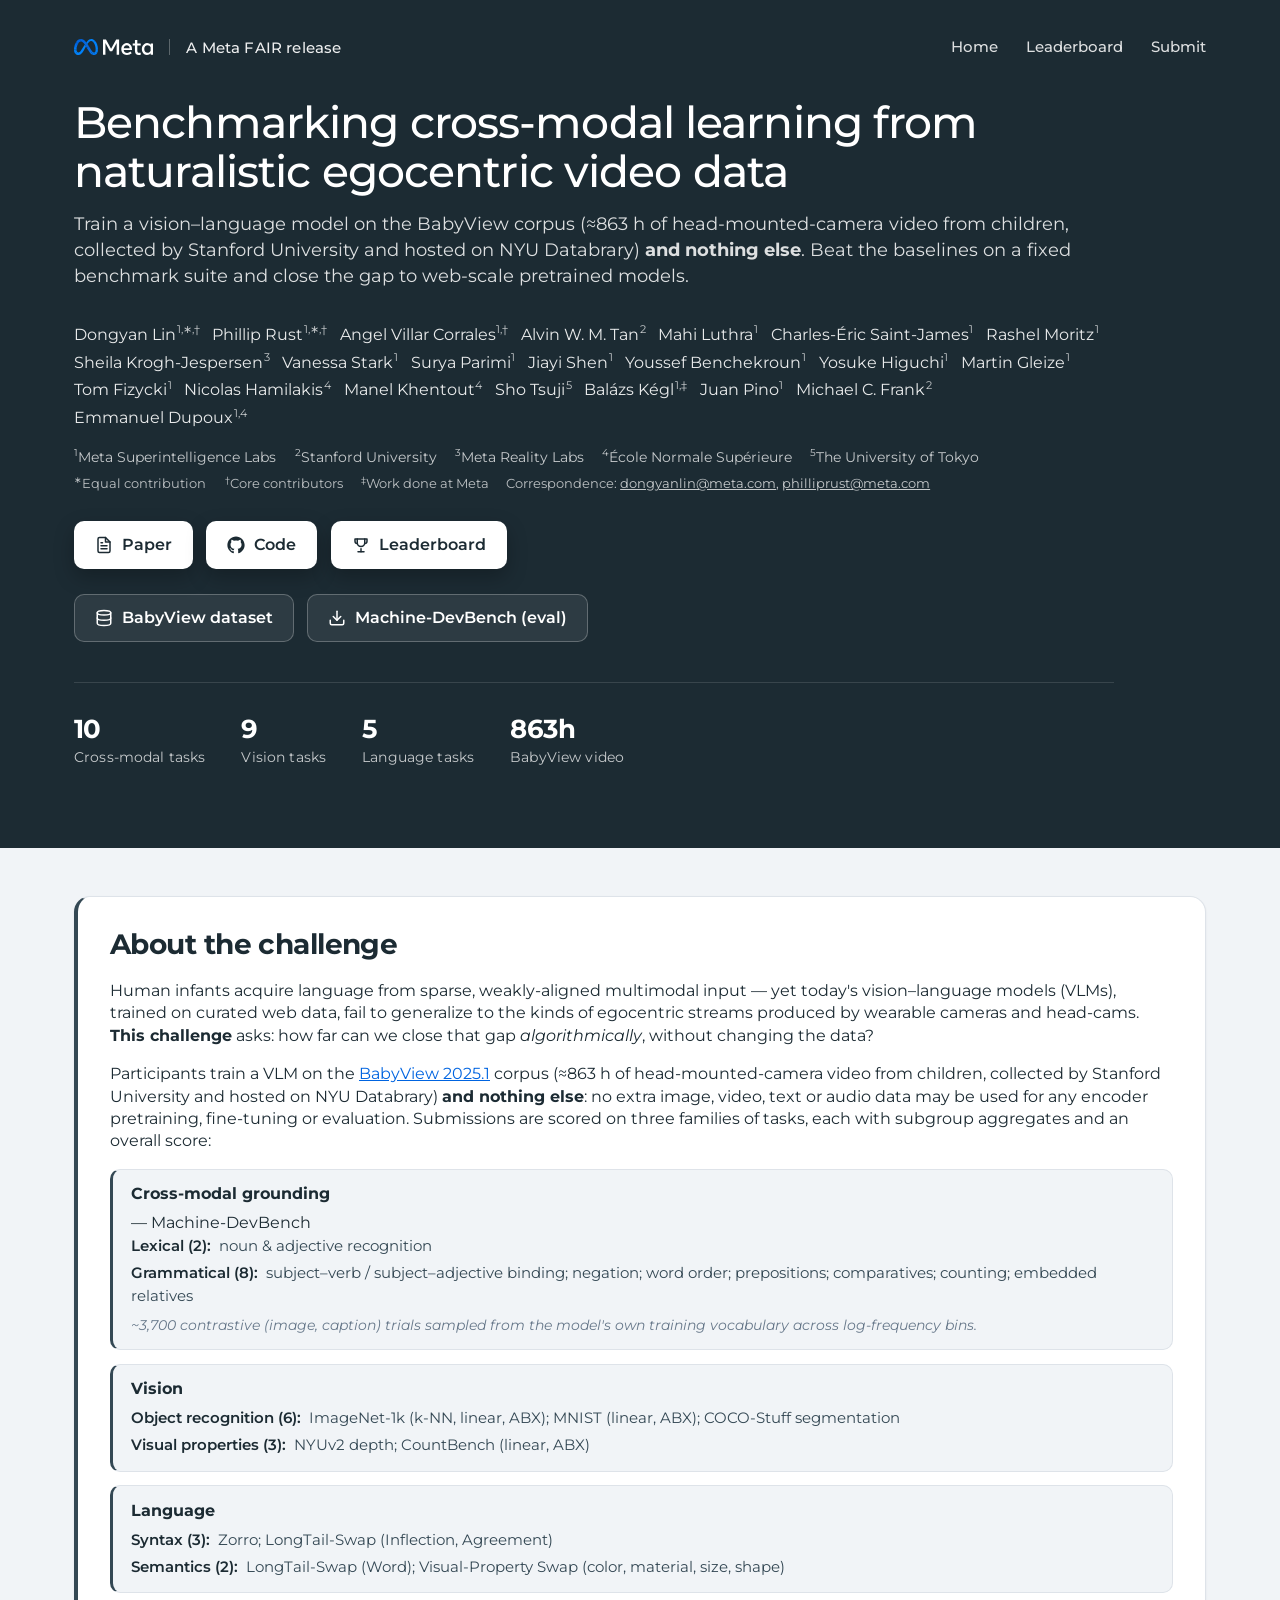
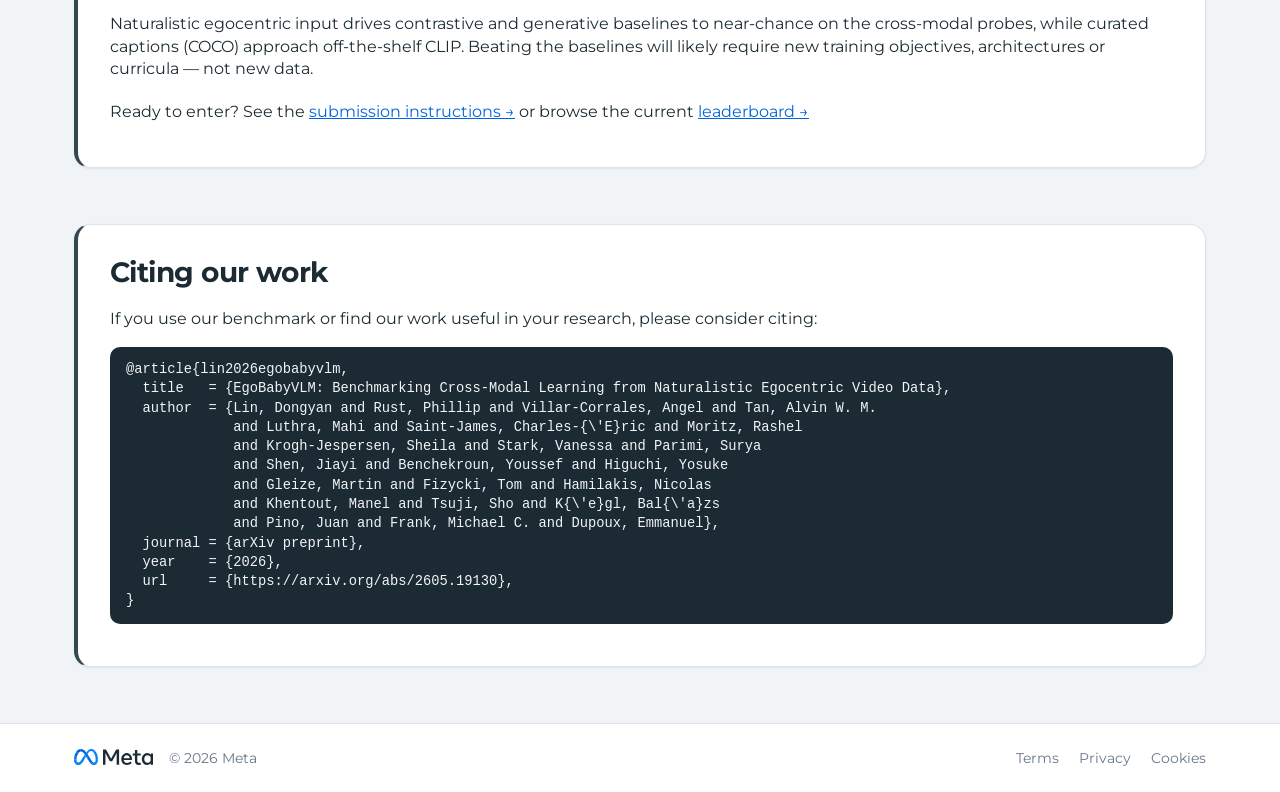
<file: docs/leaderboard/index.html>
<!DOCTYPE html>
<html lang="en">
<head>
  <meta charset="UTF-8" />
  <meta name="viewport" content="width=device-width, initial-scale=1.0" />
  <title>Benchmarking cross-modal learning from naturalistic egocentric video data</title>
  <link rel="preconnect" href="https://fonts.googleapis.com" />
  <link rel="preconnect" href="https://fonts.gstatic.com" crossorigin />
  <link rel="stylesheet" href="https://fonts.googleapis.com/css2?family=Montserrat:ital,wght@0,400..700;1,400..500&display=swap" />
  <link rel="stylesheet" href="style.css" />
</head>
<body>
  <header class="hero">
    <div class="hero-bg" aria-hidden="true"></div>
    <div class="container hero-inner">
      <nav class="topnav">
        <div class="hero-attribution">
          <img src="resources/meta_lockup_negative.svg" alt="Meta" class="hero-attribution-logo" />
          <span class="hero-attribution-divider" aria-hidden="true"></span>
          <span class="hero-attribution-text">A Meta FAIR release</span>
        </div>
        <div class="topnav-links">
          <a href="index.html">Home</a>
          <a href="leaderboard.html">Leaderboard</a>
          <a href="submit.html">Submit</a>
        </div>
      </nav>

      <div class="hero-content hero-content-wide">
        <h1>Benchmarking cross-modal learning from naturalistic egocentric video data</h1>
        <p class="tagline">
          Train a vision–language model on the BabyView corpus
          (≈863 h of head-mounted-camera video from children, collected
          by Stanford University and hosted on NYU Databrary)
          <strong>and nothing&nbsp;else</strong>. Beat the baselines on a
          fixed benchmark suite and close the gap to web-scale
          pretrained&nbsp;models.
        </p>

        <div class="authors">
          <span class="author">Dongyan Lin<sup>1,∗,†</sup></span>
          <span class="author">Phillip Rust<sup>1,∗,†</sup></span>
          <span class="author">Angel Villar Corrales<sup>1,†</sup></span>
          <span class="author">Alvin W. M. Tan<sup>2</sup></span>
          <span class="author">Mahi Luthra<sup>1</sup></span>
          <span class="author">Charles-Éric Saint-James<sup>1</sup></span>
          <span class="author">Rashel Moritz<sup>1</sup></span>
          <span class="author">Sheila Krogh-Jespersen<sup>3</sup></span>
          <span class="author">Vanessa Stark<sup>1</sup></span>
          <span class="author">Surya Parimi<sup>1</sup></span>
          <span class="author">Jiayi Shen<sup>1</sup></span>
          <span class="author">Youssef Benchekroun<sup>1</sup></span>
          <span class="author">Yosuke Higuchi<sup>1</sup></span>
          <span class="author">Martin Gleize<sup>1</sup></span>
          <span class="author">Tom Fizycki<sup>1</sup></span>
          <span class="author">Nicolas Hamilakis<sup>4</sup></span>
          <span class="author">Manel Khentout<sup>4</sup></span>
          <span class="author">Sho Tsuji<sup>5</sup></span>
          <span class="author">Balázs Kégl<sup>1,‡</sup></span>
          <span class="author">Juan Pino<sup>1</sup></span>
          <span class="author">Michael C. Frank<sup>2</sup></span>
          <span class="author">Emmanuel Dupoux<sup>1,4</sup></span>
        </div>

        <div class="affiliations">
          <span><sup>1</sup>Meta Superintelligence Labs</span>
          <span><sup>2</sup>Stanford University</span>
          <span><sup>3</sup>Meta Reality Labs</span>
          <span><sup>4</sup>École Normale Supérieure</span>
          <span><sup>5</sup>The University of Tokyo</span>
        </div>
        <div class="contrib-notes">
          <span><sup>∗</sup>Equal contribution</span>
          <span><sup>†</sup>Core contributors</span>
          <span><sup>‡</sup>Work done at Meta</span>
          <span>Correspondence: <a href="mailto:dongyanlin@meta.com">dongyanlin@meta.com</a>, <a href="mailto:philliprust@meta.com">philliprust@meta.com</a></span>
        </div>

        <div class="cta-stack">
          <div class="cta">
            <a class="btn btn-primary" href="https://arxiv.org/abs/2605.19130" target="_blank" rel="noopener noreferrer">
              <svg viewBox="0 0 24 24" fill="none" stroke="currentColor" stroke-width="2" stroke-linecap="round" stroke-linejoin="round" aria-hidden="true"><path d="M14 2H6a2 2 0 0 0-2 2v16a2 2 0 0 0 2 2h12a2 2 0 0 0 2-2V8z"/><polyline points="14 2 14 8 20 8"/><line x1="16" y1="13" x2="8" y2="13"/><line x1="16" y1="17" x2="8" y2="17"/><polyline points="10 9 9 9 8 9"/></svg>
              Paper
            </a>
            <a class="btn btn-github" href="https://github.com/facebookresearch/egobabyvlm" target="_blank" rel="noopener noreferrer">
              <svg viewBox="0 0 24 24" fill="currentColor" aria-hidden="true"><path d="M12 .5C5.73.5.5 5.73.5 12c0 5.08 3.29 9.39 7.86 10.91.58.11.79-.25.79-.56 0-.28-.01-1.02-.02-2-3.2.7-3.88-1.54-3.88-1.54-.52-1.33-1.28-1.69-1.28-1.69-1.05-.72.08-.7.08-.7 1.16.08 1.77 1.19 1.77 1.19 1.03 1.77 2.7 1.26 3.36.96.1-.75.4-1.26.73-1.55-2.55-.29-5.24-1.28-5.24-5.69 0-1.26.45-2.29 1.18-3.1-.12-.29-.51-1.46.11-3.05 0 0 .97-.31 3.18 1.18a11.04 11.04 0 0 1 5.79 0c2.21-1.49 3.18-1.18 3.18-1.18.62 1.59.23 2.76.11 3.05.74.81 1.18 1.84 1.18 3.1 0 4.42-2.69 5.4-5.25 5.68.41.36.78 1.07.78 2.16 0 1.56-.01 2.82-.01 3.2 0 .31.21.68.8.56C20.21 21.39 23.5 17.08 23.5 12 23.5 5.73 18.27.5 12 .5z"/></svg>
              Code
            </a>
            <a class="btn btn-leaderboard" href="leaderboard.html">
              <svg viewBox="0 0 24 24" fill="none" stroke="currentColor" stroke-width="2" stroke-linecap="round" stroke-linejoin="round" aria-hidden="true"><path d="M8 21h8"/><path d="M12 17v4"/><path d="M7 4h10v5a5 5 0 0 1-10 0V4z"/><path d="M17 4h3v3a3 3 0 0 1-3 3"/><path d="M7 4H4v3a3 3 0 0 0 3 3"/></svg>
              Leaderboard
            </a>
          </div>
          <div class="cta">
            <a class="btn btn-secondary" href="https://databrary.org/volume/1882" target="_blank" rel="noopener noreferrer">
              <svg viewBox="0 0 24 24" fill="none" stroke="currentColor" stroke-width="2" stroke-linecap="round" stroke-linejoin="round" aria-hidden="true"><ellipse cx="12" cy="5" rx="9" ry="3"/><path d="M3 5v14c0 1.66 4 3 9 3s9-1.34 9-3V5"/><path d="M3 12c0 1.66 4 3 9 3s9-1.34 9-3"/></svg>
              BabyView dataset
            </a>
            <a class="btn btn-secondary" href="https://github.com/facebookresearch/egobabyvlm/releases/download/Eval-Data/MachineDevBench.tar" download>
              <svg viewBox="0 0 24 24" fill="none" stroke="currentColor" stroke-width="2" stroke-linecap="round" stroke-linejoin="round" aria-hidden="true"><path d="M21 15v4a2 2 0 0 1-2 2H5a2 2 0 0 1-2-2v-4"/><polyline points="7 10 12 15 17 10"/><line x1="12" y1="15" x2="12" y2="3"/></svg>
              Machine-DevBench (eval)
            </a>
          </div>
        </div>

        <div class="hero-stats">
          <div class="stat"><span class="stat-value">10</span><span class="stat-label">Cross-modal tasks</span></div>
          <div class="stat"><span class="stat-value">9</span><span class="stat-label">Vision tasks</span></div>
          <div class="stat"><span class="stat-value">5</span><span class="stat-label">Language tasks</span></div>
          <div class="stat"><span class="stat-value">863h</span><span class="stat-label">BabyView video</span></div>
        </div>
      </div>
    </div>
  </header>

  <main class="container">
    <section id="about" class="card">
      <h2>About the challenge</h2>
      <p>
        Human infants acquire language from sparse, weakly-aligned multimodal
        input — yet today's vision–language models (VLMs), trained on
        curated web data, fail to generalize to the kinds of egocentric
        streams produced by wearable cameras and head-cams.
        <strong>This challenge</strong> asks: how far can we close that
        gap <em>algorithmically</em>, without changing the data?
      </p>
      <p>
        Participants train a VLM on the
        <a href="https://databrary.org/volume/1882">BabyView 2025.1</a>
        corpus (≈863 h of head-mounted-camera video from children,
        collected by Stanford University and hosted on NYU Databrary)
        <strong>and nothing else</strong>: no extra image, video, text
        or audio data may be used for any encoder pretraining,
        fine-tuning or evaluation. Submissions are scored on three
        families of tasks, each with subgroup aggregates and an overall
        score:
      </p>
      <ul class="eval-families">
        <li>
          <strong>Cross-modal grounding</strong> &mdash; Machine-DevBench
          <ul>
            <li><span class="grp">Lexical (2):</span> noun &amp; adjective recognition</li>
            <li><span class="grp">Grammatical (8):</span> subject&ndash;verb / subject&ndash;adjective binding; negation; word order; prepositions; comparatives; counting; embedded relatives</li>
          </ul>
          <p class="eval-note">~3,700 contrastive (image, caption) trials sampled from the model's own training vocabulary across log-frequency bins.</p>
        </li>
        <li>
          <strong>Vision</strong>
          <ul>
            <li><span class="grp">Object recognition (6):</span> ImageNet-1k (k-NN, linear, ABX); MNIST (linear, ABX); COCO-Stuff segmentation</li>
            <li><span class="grp">Visual properties (3):</span> NYUv2 depth; CountBench (linear, ABX)</li>
          </ul>
        </li>
        <li>
          <strong>Language</strong>
          <ul>
            <li><span class="grp">Syntax (3):</span> Zorro; LongTail-Swap (Inflection, Agreement)</li>
            <li><span class="grp">Semantics (2):</span> LongTail-Swap (Word); Visual-Property Swap (color, material, size, shape)</li>
          </ul>
        </li>
      </ul>
      <p>
        Naturalistic egocentric input drives contrastive and generative
        baselines to near-chance on the cross-modal probes, while curated
        captions (COCO) approach off-the-shelf CLIP. Beating the baselines
        will likely require new training objectives, architectures or
        curricula — not new data.
      </p>
      <p style="margin-top: 1.25rem;">
        Ready to enter? See the <a href="submit.html">submission instructions →</a>
        or browse the current <a href="leaderboard.html">leaderboard →</a>
      </p>
    </section>

    <section id="citing" class="card">
      <h2>Citing our work</h2>
      <p>
        If you use our benchmark or find our work useful in your research,
        please consider citing:
      </p>
<pre>@article{lin2026egobabyvlm,
  title   = {EgoBabyVLM: Benchmarking Cross-Modal Learning from Naturalistic Egocentric Video Data},
  author  = {Lin, Dongyan and Rust, Phillip and Villar-Corrales, Angel and Tan, Alvin W. M.
             and Luthra, Mahi and Saint-James, Charles-{\'E}ric and Moritz, Rashel
             and Krogh-Jespersen, Sheila and Stark, Vanessa and Parimi, Surya
             and Shen, Jiayi and Benchekroun, Youssef and Higuchi, Yosuke
             and Gleize, Martin and Fizycki, Tom and Hamilakis, Nicolas
             and Khentout, Manel and Tsuji, Sho and K{\'e}gl, Bal{\'a}zs
             and Pino, Juan and Frank, Michael C. and Dupoux, Emmanuel},
  journal = {arXiv preprint},
  year    = {2026},
  url     = {https://arxiv.org/abs/2605.19130},
}</pre>
    </section>
  </main>

  <footer>
    <div class="container footer-inner">
      <div class="footer-brand">
        <img src="resources/meta_lockup_positive.svg" alt="Meta" class="footer-logo" />
        <p class="footer-copyright">&copy; 2026 Meta</p>
      </div>
      <p class="footer-links">
        <a href="https://www.facebook.com/terms.php/" target="_blank" rel="noopener noreferrer">Terms</a>
        <a href="https://www.facebook.com/privacy/policy/" target="_blank" rel="noopener noreferrer">Privacy</a>
        <a href="https://www.facebook.com/privacy/policies/cookies/" target="_blank" rel="noopener noreferrer">Cookies</a>
      </p>
    </div>
  </footer>
</body>
</html>
</file>
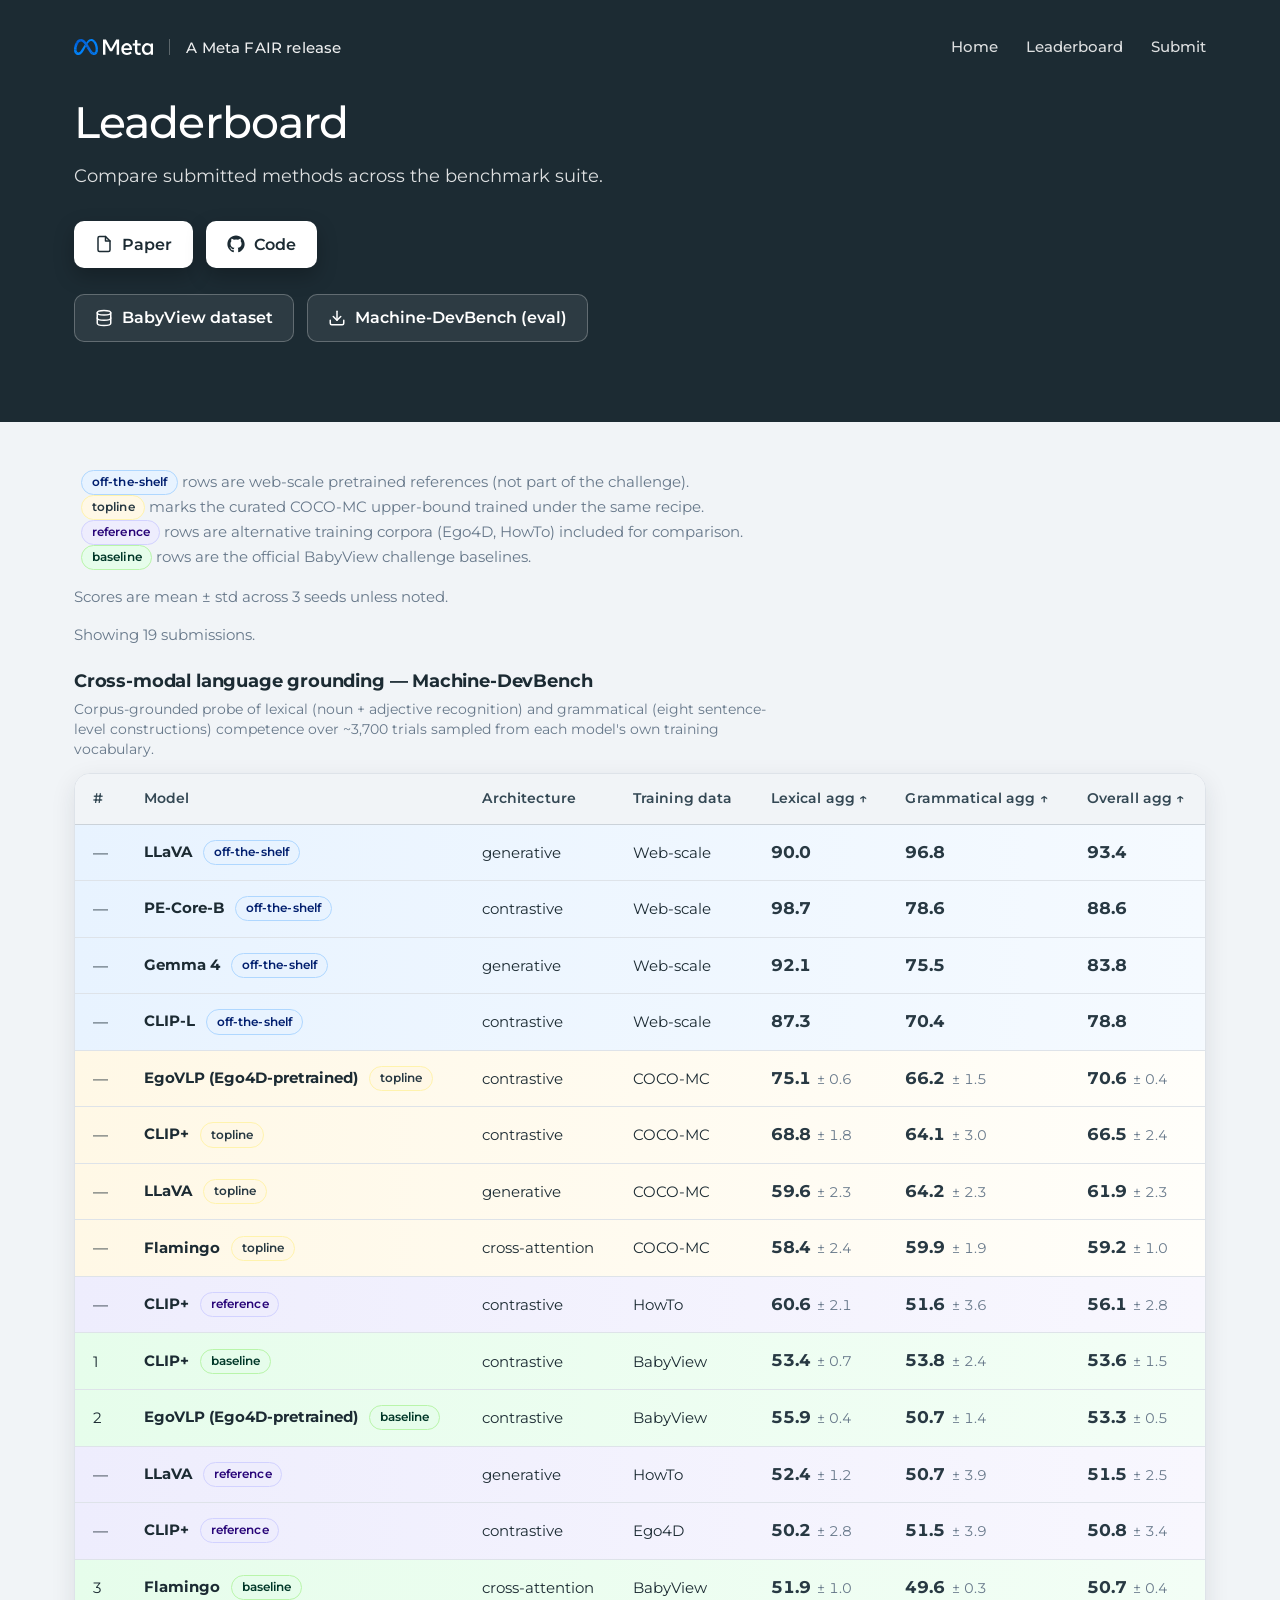
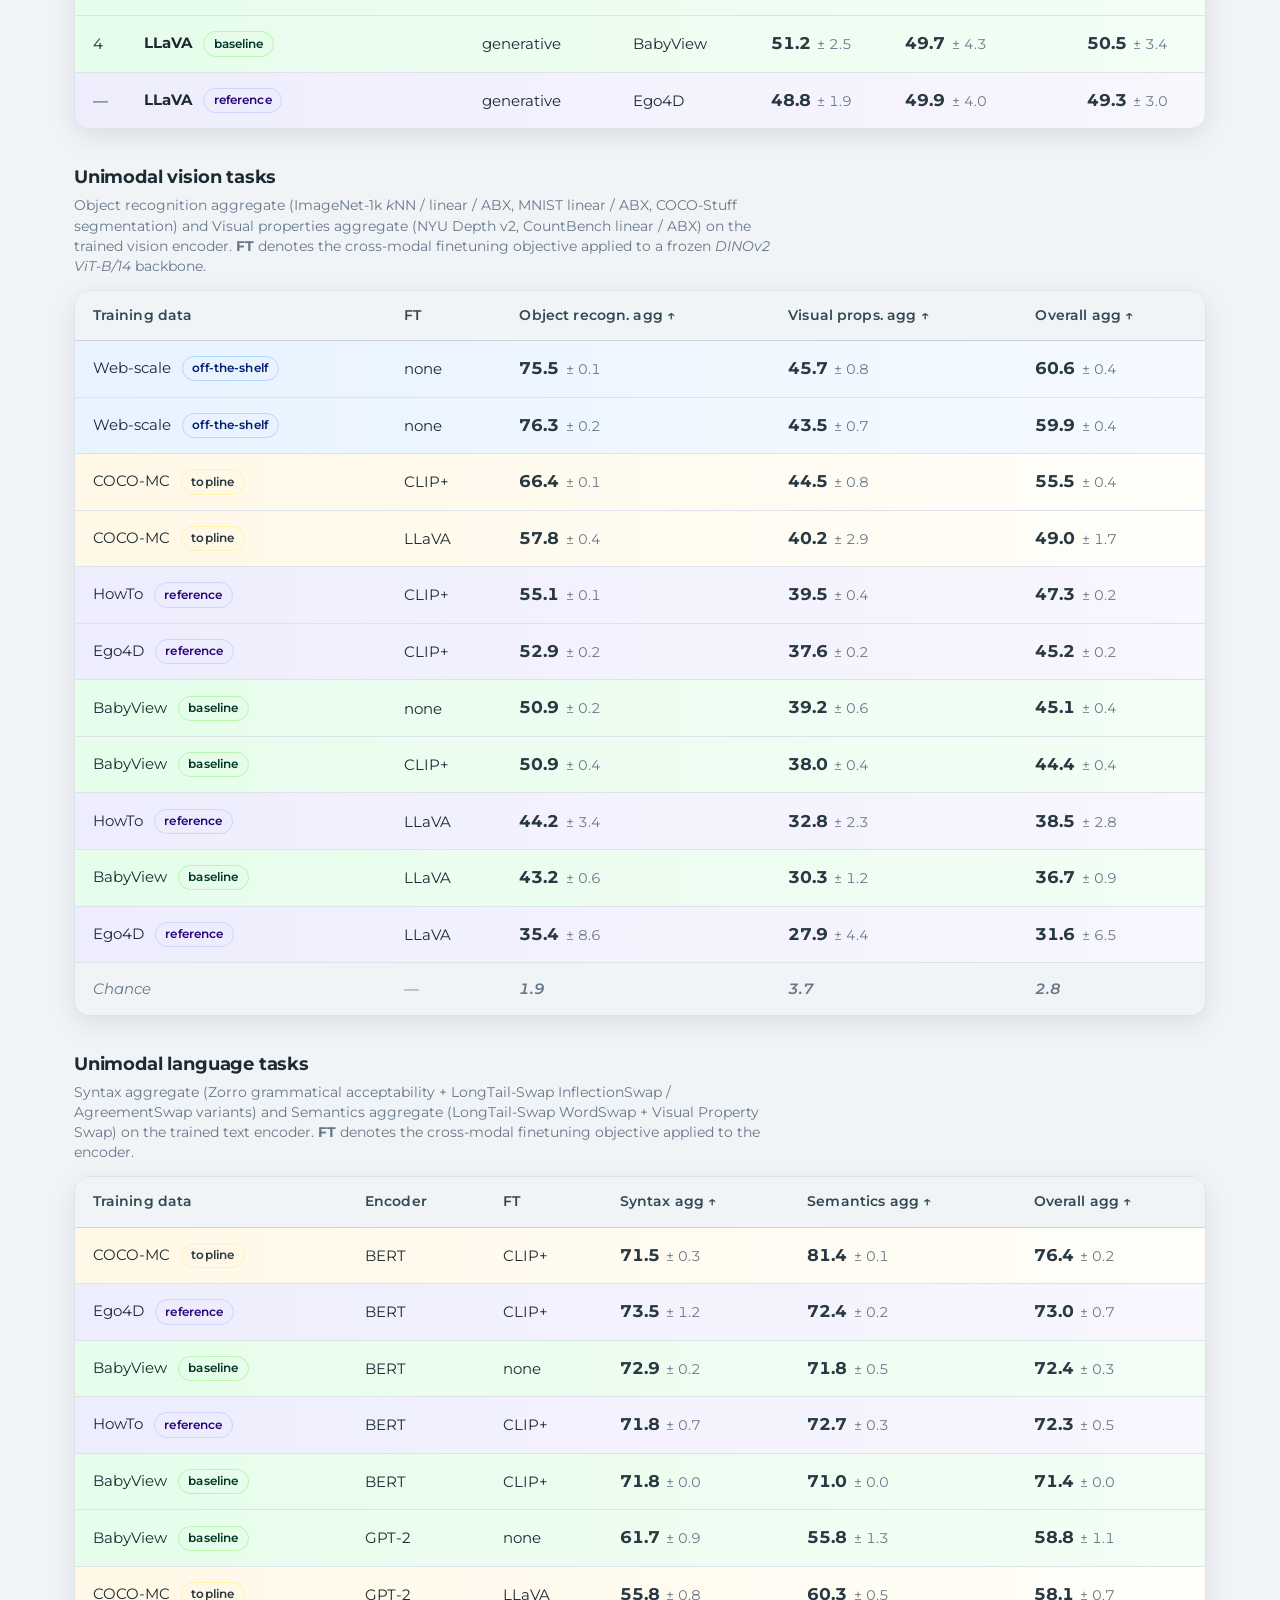
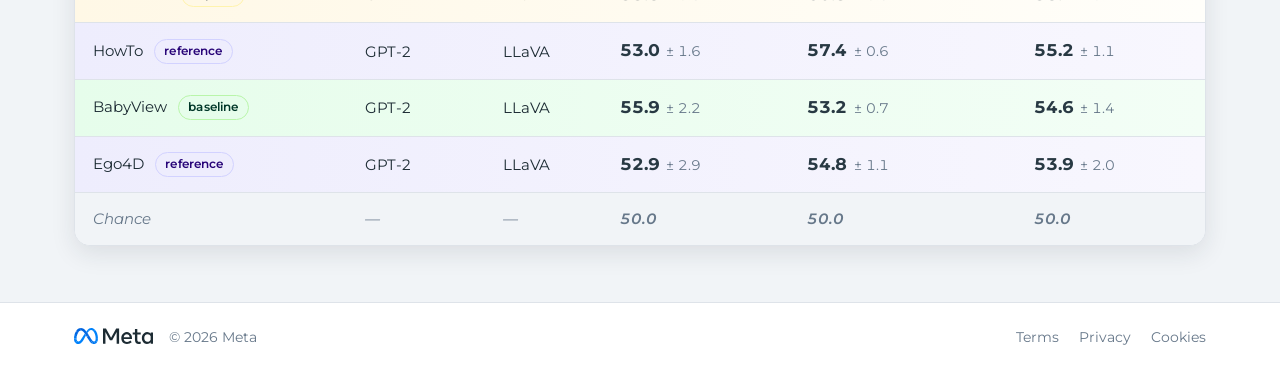
<file: docs/leaderboard/leaderboard.html>
<!DOCTYPE html>
<html lang="en">
<head>
  <meta charset="UTF-8" />
  <meta name="viewport" content="width=device-width, initial-scale=1.0" />
  <title>Leaderboard</title>
  <link rel="preconnect" href="https://fonts.googleapis.com" />
  <link rel="preconnect" href="https://fonts.gstatic.com" crossorigin />
  <link rel="stylesheet" href="https://fonts.googleapis.com/css2?family=Montserrat:ital,wght@0,400..700;1,400..500&display=swap" />
  <link rel="stylesheet" href="style.css" />
</head>
<body>
  <header class="hero">
    <div class="hero-bg" aria-hidden="true"></div>
    <div class="container hero-inner">
      <nav class="topnav">
        <div class="hero-attribution">
          <img src="resources/meta_lockup_negative.svg" alt="Meta" class="hero-attribution-logo" />
          <span class="hero-attribution-divider" aria-hidden="true"></span>
          <span class="hero-attribution-text">A Meta FAIR release</span>
        </div>
        <div class="topnav-links">
          <a href="index.html">Home</a>
          <a href="leaderboard.html">Leaderboard</a>
          <a href="submit.html">Submit</a>
        </div>
      </nav>

      <div class="hero-content">
        <h1>Leaderboard</h1>
        <p class="tagline">
          Compare submitted methods across the benchmark suite.
        </p>
        <div class="cta-stack">
          <div class="cta">
            <a class="btn btn-primary" href="https://arxiv.org/abs/2605.19130" target="_blank" rel="noopener noreferrer">
              <svg viewBox="0 0 24 24" fill="none" stroke="currentColor" stroke-width="2" stroke-linecap="round" stroke-linejoin="round" aria-hidden="true"><path d="M14 2H6a2 2 0 0 0-2 2v16a2 2 0 0 0 2 2h12a2 2 0 0 0 2-2V8z"/><polyline points="14 2 14 8 20 8"/></svg>
              Paper
            </a>
            <a class="btn btn-github" href="https://github.com/facebookresearch/egobabyvlm" target="_blank" rel="noopener noreferrer">
              <svg viewBox="0 0 24 24" fill="currentColor" aria-hidden="true"><path d="M12 .5C5.73.5.5 5.73.5 12c0 5.08 3.29 9.39 7.86 10.91.58.11.79-.25.79-.56 0-.28-.01-1.02-.02-2-3.2.7-3.88-1.54-3.88-1.54-.52-1.33-1.28-1.69-1.28-1.69-1.05-.72.08-.7.08-.7 1.16.08 1.77 1.19 1.77 1.19 1.03 1.77 2.7 1.26 3.36.96.1-.75.4-1.26.73-1.55-2.55-.29-5.24-1.28-5.24-5.69 0-1.26.45-2.29 1.18-3.1-.12-.29-.51-1.46.11-3.05 0 0 .97-.31 3.18 1.18a11.04 11.04 0 0 1 5.79 0c2.21-1.49 3.18-1.18 3.18-1.18.62 1.59.23 2.76.11 3.05.74.81 1.18 1.84 1.18 3.1 0 4.42-2.69 5.4-5.25 5.68.41.36.78 1.07.78 2.16 0 1.56-.01 2.82-.01 3.2 0 .31.21.68.8.56C20.21 21.39 23.5 17.08 23.5 12 23.5 5.73 18.27.5 12 .5z"/></svg>
              Code
            </a>
          </div>
          <div class="cta">
            <a class="btn btn-secondary" href="https://databrary.org/volume/1882" target="_blank" rel="noopener noreferrer">
              <svg viewBox="0 0 24 24" fill="none" stroke="currentColor" stroke-width="2" stroke-linecap="round" stroke-linejoin="round" aria-hidden="true"><ellipse cx="12" cy="5" rx="9" ry="3"/><path d="M3 5v14c0 1.66 4 3 9 3s9-1.34 9-3V5"/><path d="M3 12c0 1.66 4 3 9 3s9-1.34 9-3"/></svg>
              BabyView dataset
            </a>
            <a class="btn btn-secondary" href="https://github.com/facebookresearch/egobabyvlm/releases/download/Eval-Data/MachineDevBench.tar" download>
              <svg viewBox="0 0 24 24" fill="none" stroke="currentColor" stroke-width="2" stroke-linecap="round" stroke-linejoin="round" aria-hidden="true"><path d="M21 15v4a2 2 0 0 1-2 2H5a2 2 0 0 1-2-2v-4"/><polyline points="7 10 12 15 17 10"/><line x1="12" y1="15" x2="12" y2="3"/></svg>
              Machine-DevBench (eval)
            </a>
          </div>
        </div>
      </div>
    </div>
  </header>

  <main class="container">
    <section id="leaderboard">
      <div class="section-head">
        <p class="muted">
          <span class="pill pill-offshelf">off-the-shelf</span> rows are web-scale pretrained
          references (not part of the challenge).<br/>
          <span class="pill pill-topline">topline</span>
          marks the curated COCO-MC upper-bound trained under the same recipe.<br />
          <span class="pill pill-reference">reference</span> rows are alternative training corpora
          (Ego4D, HowTo) included for comparison.<br/>
          <span class="pill pill-baseline">baseline</span>
          rows are the official BabyView challenge baselines.
        </p>
        <p class="muted" style="margin-top: 0.5rem;">
          Scores are mean &plusmn; std across 3 seeds unless noted.
        </p>
        <p class="muted" id="lb-status" style="margin-top: 0.5rem;">Loading submissions…</p>
      </div>

      <h3 class="table-title">Cross-modal language grounding — Machine-DevBench</h3>
      <p class="muted table-subtitle">
        Corpus-grounded probe of lexical (noun + adjective recognition) and
        grammatical (eight sentence-level constructions) competence over
        ~3,700 trials sampled from each model's own training vocabulary.
      </p>
      <div class="table-wrap">
        <table class="leaderboard">
          <thead>
            <tr>
              <th>#</th>
              <th>Model</th>
              <th>Architecture</th>
              <th>Training data</th>
              <th>Lexical agg ↑</th>
              <th>Grammatical agg ↑</th>
              <th>Overall agg ↑</th>
            </tr>
          </thead>
          <tbody id="lb-multimodal"></tbody>
        </table>
      </div>

      <h3 class="table-title">Unimodal vision tasks</h3>
      <p class="muted table-subtitle">
        Object recognition aggregate (ImageNet-1k <em>k</em>NN / linear / ABX,
        MNIST linear / ABX, COCO-Stuff segmentation) and Visual properties
        aggregate (NYU Depth v2, CountBench linear / ABX) on the trained vision
        encoder.
        <strong>FT</strong> denotes the cross-modal finetuning objective
        applied to a frozen <em>DINOv2 ViT-B/14</em> backbone.
      </p>
      <div class="table-wrap">
        <table class="leaderboard">
          <thead>
            <tr>
              <th>Training data</th>
              <th>FT</th>
              <th>Object recogn. agg ↑</th>
              <th>Visual props. agg ↑</th>
              <th>Overall agg ↑</th>
            </tr>
          </thead>
          <tbody id="lb-vision">
            <tr class="chance">
              <td>Chance</td>
              <td>—</td>
              <td><span class="score">1.9</span></td>
              <td><span class="score">3.7</span></td>
              <td><span class="score">2.8</span></td>
            </tr>
          </tbody>
        </table>
      </div>

      <h3 class="table-title">Unimodal language tasks</h3>
      <p class="muted table-subtitle">
        Syntax aggregate (Zorro grammatical acceptability + LongTail-Swap
        InflectionSwap / AgreementSwap variants) and Semantics aggregate
        (LongTail-Swap WordSwap + Visual Property Swap) on the trained text
        encoder. <strong>FT</strong> denotes the cross-modal finetuning
        objective applied to the encoder.
      </p>
      <div class="table-wrap">
        <table class="leaderboard">
          <thead>
            <tr>
              <th>Training data</th>
              <th>Encoder</th>
              <th>FT</th>
              <th>Syntax agg ↑</th>
              <th>Semantics agg ↑</th>
              <th>Overall agg ↑</th>
            </tr>
          </thead>
          <tbody id="lb-language">
            <tr class="chance">
              <td>Chance</td>
              <td>—</td>
              <td>—</td>
              <td><span class="score">50.0</span></td>
              <td><span class="score">50.0</span></td>
              <td><span class="score">50.0</span></td>
            </tr>
          </tbody>
        </table>
      </div>
    </section>
  </main>

  <footer>
    <div class="container footer-inner">
      <div class="footer-brand">
        <img src="resources/meta_lockup_positive.svg" alt="Meta" class="footer-logo" />
        <p class="footer-copyright">&copy; 2026 Meta</p>
      </div>
      <p class="footer-links">
        <a href="https://www.facebook.com/terms.php/" target="_blank" rel="noopener noreferrer">Terms</a>
        <a href="https://www.facebook.com/privacy/policy/" target="_blank" rel="noopener noreferrer">Privacy</a>
        <a href="https://www.facebook.com/privacy/policies/cookies/" target="_blank" rel="noopener noreferrer">Cookies</a>
      </p>
    </div>
  </footer>

  <script>
    // -------------- Leaderboard renderer --------------
    // Loads submissions/index.json, then each submission JSON and fills the
    // three leaderboard tables.

    const SUBMISSIONS_DIR = "submissions/";
    const STATUS = document.getElementById("lb-status");

    function el(tag, attrs, ...children) {
      const e = document.createElement(tag);
      if (attrs) {
        for (const [k, v] of Object.entries(attrs)) {
          if (v == null) continue;
          if (k === "class") e.className = v;
          else if (k === "html") e.innerHTML = v;
          else e.setAttribute(k, v);
        }
      }
      for (const c of children) {
        if (c == null) continue;
        e.appendChild(typeof c === "string" ? document.createTextNode(c) : c);
      }
      return e;
    }

    // Render a value like "53.4 ± 0.7" as bold score + faded std.
    function scoreCell(value) {
      const td = document.createElement("td");
      if (value == null || value === "" || value === "—") {
        td.textContent = "—";
        return td;
      }
      const str = String(value);
      const m = str.match(/^\s*([\d.]+)\s*(?:±\s*([\d.]+))?\s*$/);
      if (m) {
        td.appendChild(el("span", { class: "score" }, m[1]));
        if (m[2]) {
          td.appendChild(document.createTextNode(" "));
          td.appendChild(el("span", { class: "std" }, "± " + m[2]));
        }
      } else {
        td.appendChild(el("span", { class: "score" }, str));
      }
      return td;
    }

    // Extract the numeric mean from a score string like "53.4 ± 0.7" or "78.8".
    // Returns -Infinity on null/missing so missing rows sort to the bottom.
    function scoreVal(value) {
      if (value == null || value === "" || value === "—") return -Infinity;
      const m = String(value).match(/^\s*([\d.]+)/);
      return m ? parseFloat(m[1]) : -Infinity;
    }

    function pillFor(category) {
      const map = {
        baseline: "baseline",
        topline: "topline",
        offshelf: "off-the-shelf",
        reference: "reference",
      };
      const label = map[category] || category;
      return el("span", { class: `pill pill-${category}` }, label);
    }

    function modelCell(sub) {
      const td = document.createElement("td");
      td.appendChild(el("strong", null, sub.model));
      td.appendChild(document.createTextNode(" "));
      td.appendChild(pillFor(sub.category));
      return td;
    }

    function tdLabelWithPill(label, category) {
      const td = document.createElement("td");
      td.appendChild(document.createTextNode(label + " "));
      td.appendChild(pillFor(category));
      return td;
    }

    function renderMultimodal(subs) {
      const tbody = document.getElementById("lb-multimodal");
      tbody.innerHTML = "";
      // Sort by Overall Agg descending; baseline rank follows the sorted order.
      const ranked = subs
        .filter(s => s.multimodal)
        .sort((a, b) => scoreVal(b.multimodal.overall) - scoreVal(a.multimodal.overall));
      let baselineRank = 0;
      for (const sub of ranked) {
        const m = sub.multimodal;
        const tr = el("tr", { class: sub.category });
        let rankLabel = "—";
        if (sub.category === "baseline") rankLabel = String(++baselineRank);
        tr.appendChild(el("td", null, rankLabel));
        tr.appendChild(modelCell(sub));
        tr.appendChild(el("td", null, sub.architecture || "—"));
        tr.appendChild(el("td", null, sub.training_data || "—"));
        tr.appendChild(scoreCell(m.lexical));
        tr.appendChild(scoreCell(m.grammatical));
        tr.appendChild(scoreCell(m.overall));
        tbody.appendChild(tr);
      }
    }

    function renderVision(subs) {
      const tbody = document.getElementById("lb-vision");
      // Detach the hardcoded chance row so we can re-anchor it at the bottom
      // after sorting the dynamic rows.
      const chanceRow = tbody.querySelector("tr.chance");
      if (chanceRow) chanceRow.remove();
      // Flatten subs into one row per (sub, vision-entry), then sort by overall desc.
      const rows = [];
      for (const sub of subs) {
        if (!sub.vision) continue;
        for (const v of sub.vision) rows.push({ sub, v });
      }
      rows.sort((a, b) => scoreVal(b.v.overall) - scoreVal(a.v.overall));
      for (const { sub, v } of rows) {
        const tr = el("tr", { class: sub.category });
        tr.appendChild(tdLabelWithPill(sub.training_data, sub.category));
        tr.appendChild(el("td", null, v.ft || "—"));
        tr.appendChild(scoreCell(v.object_recognition));
        tr.appendChild(scoreCell(v.visual_properties));
        tr.appendChild(scoreCell(v.overall));
        tbody.appendChild(tr);
      }
      if (chanceRow) tbody.appendChild(chanceRow);
    }

    function renderLanguage(subs) {
      const tbody = document.getElementById("lb-language");
      const chanceRow = tbody.querySelector("tr.chance");
      if (chanceRow) chanceRow.remove();
      const rows = [];
      for (const sub of subs) {
        if (!sub.language) continue;
        for (const l of sub.language) rows.push({ sub, l });
      }
      rows.sort((a, b) => scoreVal(b.l.overall) - scoreVal(a.l.overall));
      for (const { sub, l } of rows) {
        const tr = el("tr", { class: sub.category });
        tr.appendChild(tdLabelWithPill(sub.training_data, sub.category));
        tr.appendChild(el("td", null, l.encoder || "—"));
        tr.appendChild(el("td", null, l.ft || "—"));
        tr.appendChild(scoreCell(l.syntax));
        tr.appendChild(scoreCell(l.semantics));
        tr.appendChild(scoreCell(l.overall));
        tbody.appendChild(tr);
      }
      if (chanceRow) tbody.appendChild(chanceRow);
    }

    async function loadAll() {
      try {
        const idxRes = await fetch(SUBMISSIONS_DIR + "index.json", { cache: "no-cache" });
        if (!idxRes.ok) throw new Error("index.json: " + idxRes.status);
        const idx = await idxRes.json();
        const files = idx.submissions || [];

        const subs = await Promise.all(
          files.map(async (f) => {
            const r = await fetch(SUBMISSIONS_DIR + f, { cache: "no-cache" });
            if (!r.ok) throw new Error(f + ": " + r.status);
            return r.json();
          })
        );

        renderMultimodal(subs);
        renderVision(subs);
        renderLanguage(subs);

        STATUS.textContent = `Showing ${subs.length} submissions.`;
      } catch (err) {
        STATUS.innerHTML =
          '<strong style="color:#b91c1c;">Failed to load submissions:</strong> ' +
          (err && err.message ? err.message : err) +
          '. If you opened this file directly, serve the folder over HTTP (e.g., <code>python3 -m http.server</code>) ' +
          'because browsers block <code>fetch()</code> on <code>file://</code> URLs.';
        console.error(err);
      }
    }

    loadAll();
  </script>
</body>
</html>
</file>
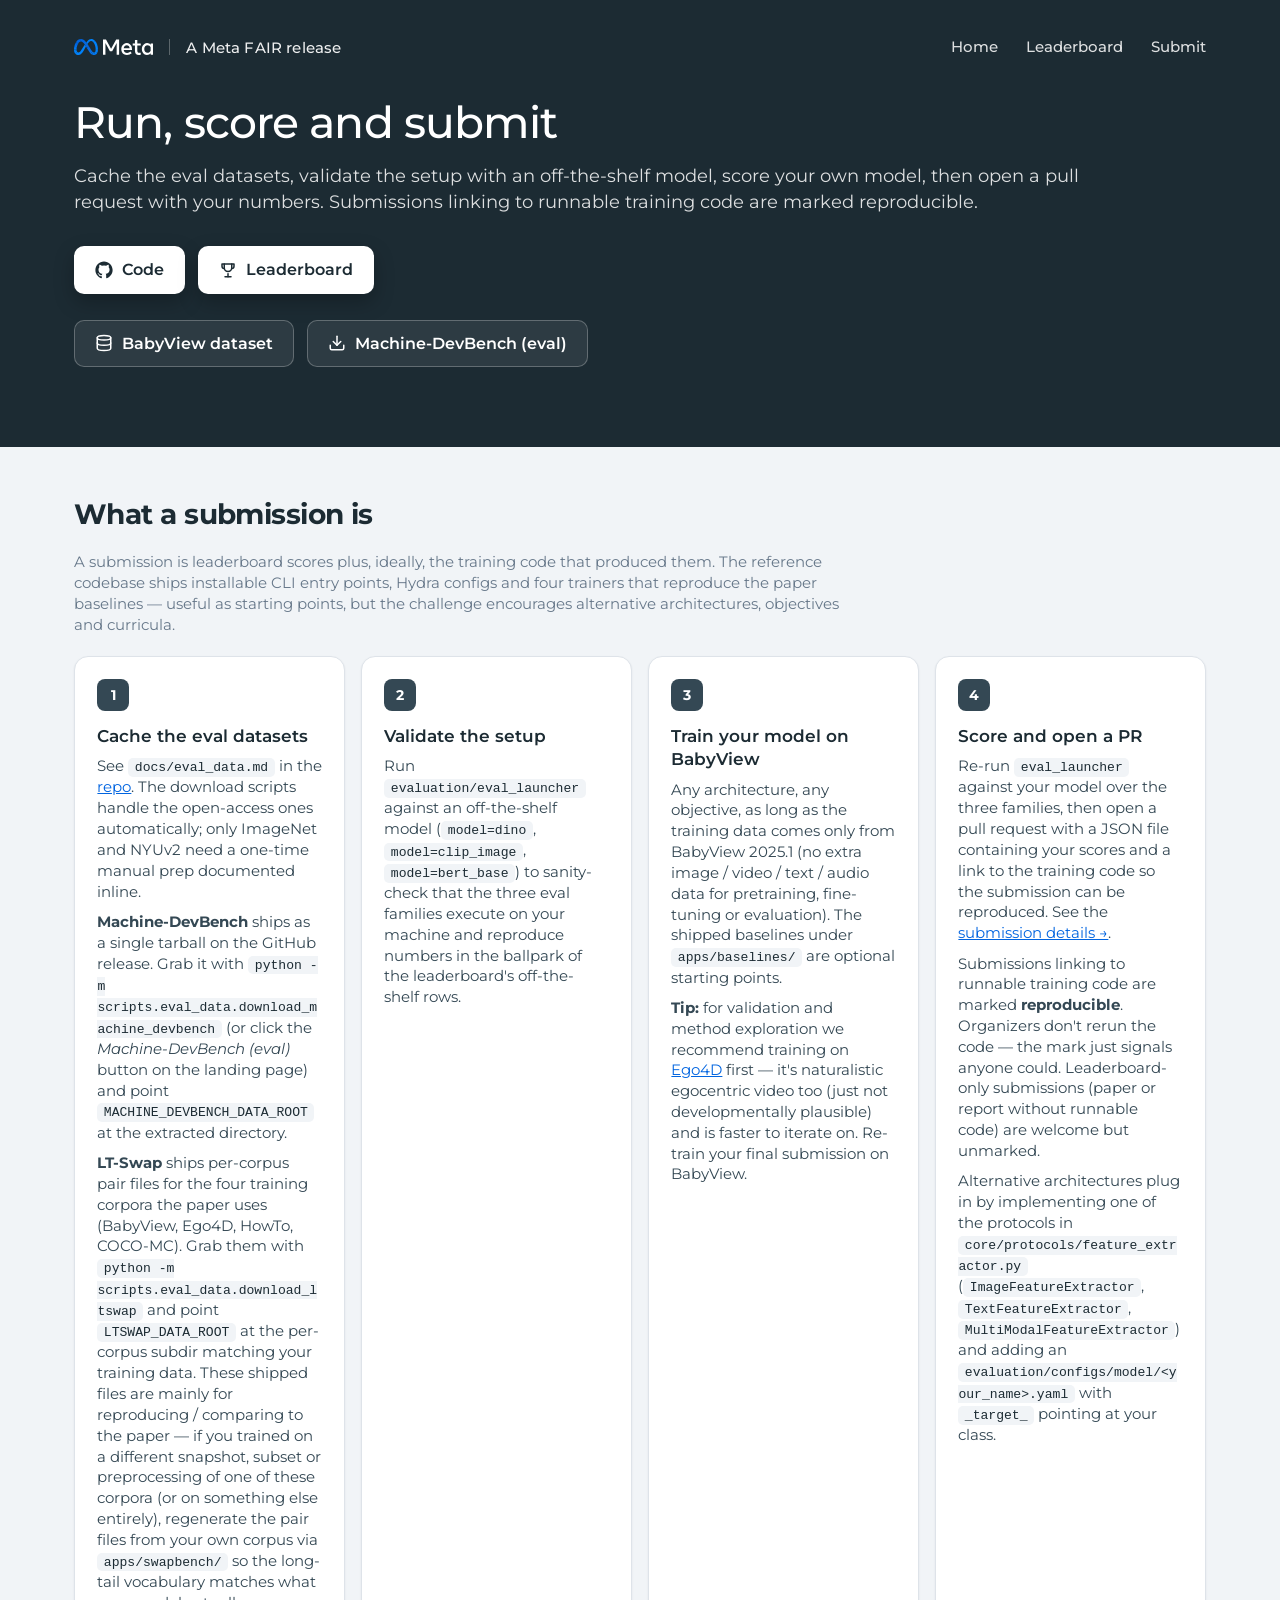
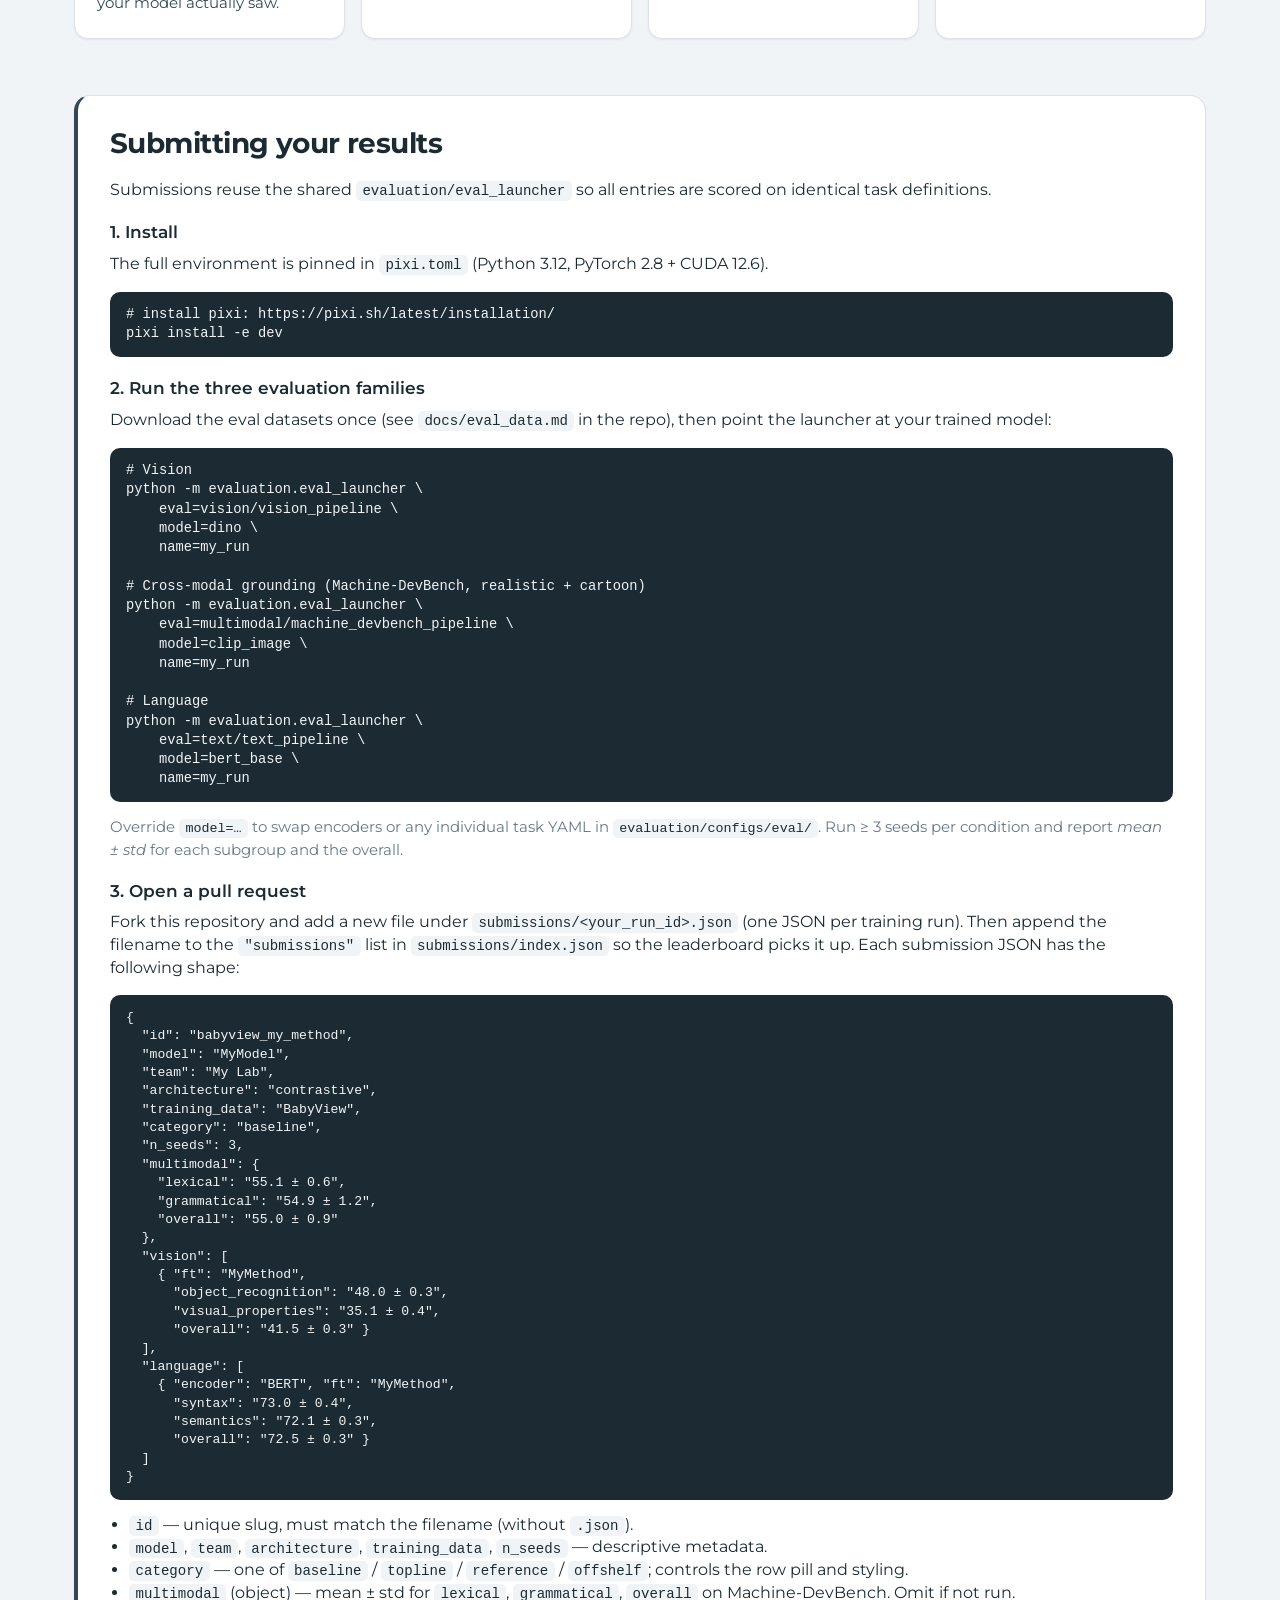
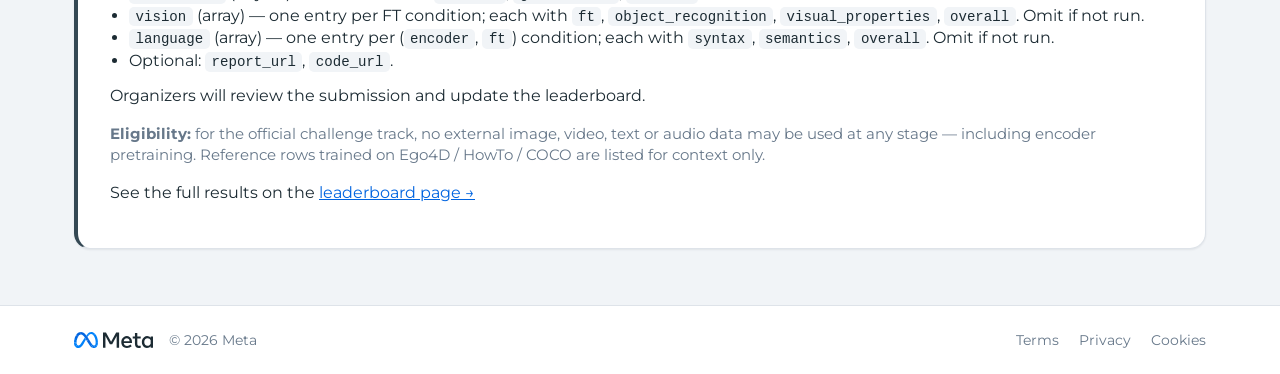
<file: docs/leaderboard/submit.html>
<!DOCTYPE html>
<html lang="en">
<head>
  <meta charset="UTF-8" />
  <meta name="viewport" content="width=device-width, initial-scale=1.0" />
  <title>How to submit</title>
  <link rel="preconnect" href="https://fonts.googleapis.com" />
  <link rel="preconnect" href="https://fonts.gstatic.com" crossorigin />
  <link rel="stylesheet" href="https://fonts.googleapis.com/css2?family=Montserrat:ital,wght@0,400..700;1,400..500&display=swap" />
  <link rel="stylesheet" href="style.css" />
</head>
<body>
  <header class="hero">
    <div class="hero-bg" aria-hidden="true"></div>
    <div class="container hero-inner">
      <nav class="topnav">
        <div class="hero-attribution">
          <img src="resources/meta_lockup_negative.svg" alt="Meta" class="hero-attribution-logo" />
          <span class="hero-attribution-divider" aria-hidden="true"></span>
          <span class="hero-attribution-text">A Meta FAIR release</span>
        </div>
        <div class="topnav-links">
          <a href="index.html">Home</a>
          <a href="leaderboard.html">Leaderboard</a>
          <a href="submit.html">Submit</a>
        </div>
      </nav>

      <div class="hero-content hero-content-wide">
        <h1>Run, score and submit</h1>
        <p class="tagline">
          Cache the eval datasets, validate the setup with an off-the-shelf
          model, score your own model, then open a pull request with your
          numbers. Submissions linking to runnable training code are marked
          reproducible.
        </p>
        <div class="cta-stack">
          <div class="cta">
            <a class="btn btn-github" href="https://github.com/facebookresearch/egobabyvlm" target="_blank" rel="noopener noreferrer">
              <svg viewBox="0 0 24 24" fill="currentColor" aria-hidden="true"><path d="M12 .5C5.73.5.5 5.73.5 12c0 5.08 3.29 9.39 7.86 10.91.58.11.79-.25.79-.56 0-.28-.01-1.02-.02-2-3.2.7-3.88-1.54-3.88-1.54-.52-1.33-1.28-1.69-1.28-1.69-1.05-.72.08-.7.08-.7 1.16.08 1.77 1.19 1.77 1.19 1.03 1.77 2.7 1.26 3.36.96.1-.75.4-1.26.73-1.55-2.55-.29-5.24-1.28-5.24-5.69 0-1.26.45-2.29 1.18-3.1-.12-.29-.51-1.46.11-3.05 0 0 .97-.31 3.18 1.18a11.04 11.04 0 0 1 5.79 0c2.21-1.49 3.18-1.18 3.18-1.18.62 1.59.23 2.76.11 3.05.74.81 1.18 1.84 1.18 3.1 0 4.42-2.69 5.4-5.25 5.68.41.36.78 1.07.78 2.16 0 1.56-.01 2.82-.01 3.2 0 .31.21.68.8.56C20.21 21.39 23.5 17.08 23.5 12 23.5 5.73 18.27.5 12 .5z"/></svg>
              Code
            </a>
            <a class="btn btn-leaderboard" href="leaderboard.html">
              <svg viewBox="0 0 24 24" fill="none" stroke="currentColor" stroke-width="2" stroke-linecap="round" stroke-linejoin="round" aria-hidden="true"><path d="M8 21h8"/><path d="M12 17v4"/><path d="M7 4h10v5a5 5 0 0 1-10 0V4z"/><path d="M17 4h3v3a3 3 0 0 1-3 3"/><path d="M7 4H4v3a3 3 0 0 0 3 3"/></svg>
              Leaderboard
            </a>
          </div>
          <div class="cta">
            <a class="btn btn-secondary" href="https://databrary.org/volume/1882" target="_blank" rel="noopener noreferrer">
              <svg viewBox="0 0 24 24" fill="none" stroke="currentColor" stroke-width="2" stroke-linecap="round" stroke-linejoin="round" aria-hidden="true"><ellipse cx="12" cy="5" rx="9" ry="3"/><path d="M3 5v14c0 1.66 4 3 9 3s9-1.34 9-3V5"/><path d="M3 12c0 1.66 4 3 9 3s9-1.34 9-3"/></svg>
              BabyView dataset
            </a>
            <a class="btn btn-secondary" href="https://github.com/facebookresearch/egobabyvlm/releases/download/Eval-Data/MachineDevBench.tar" download>
              <svg viewBox="0 0 24 24" fill="none" stroke="currentColor" stroke-width="2" stroke-linecap="round" stroke-linejoin="round" aria-hidden="true"><path d="M21 15v4a2 2 0 0 1-2 2H5a2 2 0 0 1-2-2v-4"/><polyline points="7 10 12 15 17 10"/><line x1="12" y1="15" x2="12" y2="3"/></svg>
              Machine-DevBench (eval)
            </a>
          </div>
        </div>
      </div>
    </div>
  </header>

  <main class="container">
    <section id="instructions">
      <h2>What a submission is</h2>
      <p class="muted" style="max-width: 78ch; margin-bottom: 1.25rem;">
        A submission is leaderboard scores plus, ideally, the training
        code that produced them. The reference codebase ships
        installable CLI entry points, Hydra configs and four trainers
        that reproduce the paper baselines &mdash; useful as starting
        points, but the challenge encourages alternative architectures,
        objectives and curricula.
      </p>
      <div class="steps">
        <div class="step">
          <div class="step-num">1</div>
          <h3>Cache the eval datasets</h3>
          <p>
            See <code>docs/eval_data.md</code> in the
            <a href="https://github.com/facebookresearch/egobabyvlm" target="_blank" rel="noopener noreferrer">repo</a>.
            The download scripts handle the open-access ones automatically;
            only ImageNet and NYUv2 need a one-time manual prep documented inline.
          </p>
          <p style="margin-top: 0.6rem;">
            <strong>Machine-DevBench</strong> ships as a single tarball
            on the GitHub release. Grab it with
            <code>python -m scripts.eval_data.download_machine_devbench</code>
            (or click the <em>Machine-DevBench (eval)</em> button on the
            landing page) and point
            <code>MACHINE_DEVBENCH_DATA_ROOT</code> at the extracted
            directory.
          </p>
          <p style="margin-top: 0.6rem;">
            <strong>LT-Swap</strong> ships per-corpus pair files for the
            four training corpora the paper uses (BabyView, Ego4D, HowTo,
            COCO-MC). Grab them with
            <code>python -m scripts.eval_data.download_ltswap</code> and
            point <code>LTSWAP_DATA_ROOT</code> at the per-corpus subdir
            matching your training data. These shipped files are mainly
            for reproducing / comparing to the paper — if you trained on
            a different snapshot, subset or preprocessing of one of
            these corpora (or on something else entirely), regenerate
            the pair files from your own corpus via
            <code>apps/swapbench/</code> so the long-tail vocabulary
            matches what your model actually saw.
          </p>
        </div>
        <div class="step">
          <div class="step-num">2</div>
          <h3>Validate the setup</h3>
          <p>
            Run <code>evaluation/eval_launcher</code> against an off-the-shelf
            model (<code>model=dino</code>, <code>model=clip_image</code>,
            <code>model=bert_base</code>) to sanity-check that the three eval
            families execute on your machine and reproduce numbers in the
            ballpark of the leaderboard's off-the-shelf rows.
          </p>
        </div>
        <div class="step">
          <div class="step-num">3</div>
          <h3>Train your model on BabyView</h3>
          <p>
            Any architecture, any objective, as long as the training data
            comes only from BabyView 2025.1 (no extra image / video / text
            / audio data for pretraining, fine-tuning or evaluation). The
            shipped baselines under <code>apps/baselines/</code> are
            optional starting points.
          </p>
          <p style="margin-top: 0.6rem;">
            <strong>Tip:</strong> for validation and method exploration
            we recommend training on
            <a href="https://ego4d-data.org/" target="_blank" rel="noopener noreferrer">Ego4D</a>
            first &mdash; it's naturalistic egocentric video too (just
            not developmentally plausible) and is faster to iterate on.
            Re-train your final submission on BabyView.
          </p>
        </div>
        <div class="step">
          <div class="step-num">4</div>
          <h3>Score and open a PR</h3>
          <p>
            Re-run <code>eval_launcher</code> against your model over the
            three families, then open a pull request with a JSON file
            containing your scores and a link to the training code so the
            submission can be reproduced. See the
            <a href="#submit">submission details &rarr;</a>.
          </p>
          <p style="margin-top: 0.6rem;">
            Submissions linking to runnable training code are marked
            <strong>reproducible</strong>. Organizers don't rerun the code —
            the mark just signals anyone could. Leaderboard-only submissions
            (paper or report without runnable code) are welcome but
            unmarked.
          </p>
          <p style="margin-top: 0.6rem;">
            Alternative architectures plug in by implementing one of the
            protocols in <code>core/protocols/feature_extractor.py</code>
            (<code>ImageFeatureExtractor</code>,
            <code>TextFeatureExtractor</code>,
            <code>MultiModalFeatureExtractor</code>) and adding an
            <code>evaluation/configs/model/&lt;your_name&gt;.yaml</code>
            with <code>_target_</code> pointing at your class.
          </p>
        </div>
      </div>
    </section>

    <section id="submit" class="card">
      <h2>Submitting your results</h2>
      <p>
        Submissions reuse the shared <code>evaluation/eval_launcher</code>
        so all entries are scored on identical task definitions.
      </p>

      <h3 style="margin-top: 1.25rem;">1. Install</h3>
      <p>
        The full environment is pinned in <code>pixi.toml</code> (Python
        3.12, PyTorch 2.8 + CUDA 12.6).
      </p>
<pre># install pixi: https://pixi.sh/latest/installation/
pixi install -e dev</pre>

      <h3 style="margin-top: 1.25rem;">2. Run the three evaluation families</h3>
      <p>
        Download the eval datasets once (see <code>docs/eval_data.md</code>
        in the repo), then point the launcher at your trained model:
      </p>
<pre># Vision
python -m evaluation.eval_launcher \
    eval=vision/vision_pipeline \
    model=dino \
    name=my_run

# Cross-modal grounding (Machine-DevBench, realistic + cartoon)
python -m evaluation.eval_launcher \
    eval=multimodal/machine_devbench_pipeline \
    model=clip_image \
    name=my_run

# Language
python -m evaluation.eval_launcher \
    eval=text/text_pipeline \
    model=bert_base \
    name=my_run</pre>
      <p class="muted">
        Override <code>model=…</code> to swap encoders or any individual
        task YAML in <code>evaluation/configs/eval/</code>. Run ≥ 3 seeds
        per condition and report <em>mean ± std</em> for each subgroup and
        the overall.
      </p>

      <h3 style="margin-top: 1.25rem;">3. Open a pull request</h3>
      <p>
        Fork this repository and add a new file under
        <code>submissions/&lt;your_run_id&gt;.json</code> (one JSON per
        training run). Then append the filename to the
        <code>"submissions"</code> list in
        <code>submissions/index.json</code> so the leaderboard picks it up.
        Each submission JSON has the following shape:
      </p>
<pre class="compact">{
  "id": "babyview_my_method",
  "model": "MyModel",
  "team": "My Lab",
  "architecture": "contrastive",
  "training_data": "BabyView",
  "category": "baseline",
  "n_seeds": 3,
  "multimodal": {
    "lexical": "55.1 ± 0.6",
    "grammatical": "54.9 ± 1.2",
    "overall": "55.0 ± 0.9"
  },
  "vision": [
    { "ft": "MyMethod",
      "object_recognition": "48.0 ± 0.3",
      "visual_properties": "35.1 ± 0.4",
      "overall": "41.5 ± 0.3" }
  ],
  "language": [
    { "encoder": "BERT", "ft": "MyMethod",
      "syntax": "73.0 ± 0.4",
      "semantics": "72.1 ± 0.3",
      "overall": "72.5 ± 0.3" }
  ]
}</pre>
      <ul>
        <li><code>id</code> — unique slug, must match the filename
          (without <code>.json</code>).</li>
        <li><code>model</code>, <code>team</code>,
          <code>architecture</code>, <code>training_data</code>,
          <code>n_seeds</code> — descriptive metadata.</li>
        <li><code>category</code> — one of <code>baseline</code> /
          <code>topline</code> / <code>reference</code> /
          <code>offshelf</code>; controls the row pill and styling.</li>
        <li><code>multimodal</code> (object) — mean ± std for
          <code>lexical</code>, <code>grammatical</code>,
          <code>overall</code> on Machine-DevBench. Omit if not run.</li>
        <li><code>vision</code> (array) — one entry per FT condition; each
          with <code>ft</code>, <code>object_recognition</code>,
          <code>visual_properties</code>, <code>overall</code>.
          Omit if not run.</li>
        <li><code>language</code> (array) — one entry per
          (<code>encoder</code>, <code>ft</code>) condition; each with
          <code>syntax</code>, <code>semantics</code>, <code>overall</code>.
          Omit if not run.</li>
        <li>Optional: <code>report_url</code>, <code>code_url</code>.</li>
      </ul>
      <p>
        Organizers will review the submission and update the leaderboard.
      </p>
      <p class="muted" style="margin-top: 0.75rem;">
        <strong>Eligibility:</strong> for the official challenge track, no
        external image, video, text or audio data may be used at any stage
        — including encoder pretraining. Reference rows trained on Ego4D /
        HowTo / COCO are listed for context only.
      </p>
      <p style="margin-top: 1rem;">
        See the full results on the <a href="leaderboard.html">leaderboard page →</a>
      </p>
    </section>
  </main>

  <footer>
    <div class="container footer-inner">
      <div class="footer-brand">
        <img src="resources/meta_lockup_positive.svg" alt="Meta" class="footer-logo" />
        <p class="footer-copyright">&copy; 2026 Meta</p>
      </div>
      <p class="footer-links">
        <a href="https://www.facebook.com/terms.php/" target="_blank" rel="noopener noreferrer">Terms</a>
        <a href="https://www.facebook.com/privacy/policy/" target="_blank" rel="noopener noreferrer">Privacy</a>
        <a href="https://www.facebook.com/privacy/policies/cookies/" target="_blank" rel="noopener noreferrer">Cookies</a>
      </p>
    </div>
  </footer>
</body>
</html>
</file>
<file: docs/leaderboard/style.css>
/*
 * Copyright (c) Meta Platforms, Inc. and affiliates.
 * All rights reserved.
 *
 * This source code is licensed under the license found in the
 * LICENSE file in the root directory of this source tree.
 */

:root {
  --ink: #1c2b33;
  --bg: #f1f4f7;
  --surface: #ffffff;
  --fg: var(--ink);
  --muted: #67788a;
  --border: #dee3e9;
  --border-strong: #cbd2d9;
  --accent: #344854;
  --accent-2: #67788a;
  --accent-deep: #1c2b33;
  --accent-soft: #f1f4f7;

  --gray-100: #f1f4f7;
  --gray-300: #cbd2d9;
  --gray-600: #67788a;
  --gray-800: #344854;
  --gray-900: #283943;
  --meta-blue: #0064e0;
  --blue-100: #e8f3ff;
  --blue-300: #afd7ff;
  --blue-800: #004bb9;
  --blue-900: #001e6e;
  --purple-100: #eeedfd;
  --purple-300: #d2d2ff;
  --purple-900: #280578;
  --green-100: #e6fdeb;
  --green-300: #b9f5aa;
  --green-900: #003728;
  --yellow-100: #fff8e6;
  --yellow-300: #fff3ad;
  --yellow-500: #ffdc32;

  --topline-bg: var(--yellow-100);
  --topline-border: var(--yellow-300);
  --topline-text: var(--gray-900);
  --baseline-bg: var(--green-100);
  --baseline-border: var(--green-300);
  --baseline-text: var(--green-900);
  --offshelf-bg: var(--blue-100);
  --offshelf-border: var(--blue-300);
  --offshelf-text: var(--blue-900);
  --reference-bg: var(--purple-100);
  --reference-border: var(--purple-300);
  --reference-text: var(--purple-900);
  --chance-bg: var(--gray-100);
  --shadow-sm: 0 1px 2px rgba(28, 43, 51, 0.08);
  --shadow-md: 0 8px 24px rgba(28, 43, 51, 0.10);
  --shadow-lg: 0 24px 48px -12px rgba(28, 43, 51, 0.22);

  --font-sans: "Optimistic", "Montserrat", "Helvetica", "Arial", sans-serif;
  --font-mono: ui-monospace, SFMono-Regular, Menlo, Monaco, Consolas,
    "Liberation Mono", "Courier New", monospace;
}

* { box-sizing: border-box; }

html { scroll-behavior: smooth; }

body {
  margin: 0;
  font-family: var(--font-sans);
  color: var(--fg);
  background: var(--bg);
  line-height: 1.4;
  -webkit-font-smoothing: antialiased;
  -moz-osx-font-smoothing: grayscale;
}

.container {
  max-width: 1180px;
  margin: 0 auto;
  padding: 0 1.5rem;
}

.hero {
  position: relative;
  color: #fff;
  padding: 2rem 0 5rem;
  margin-bottom: 3rem;
  overflow: hidden;
  isolation: isolate;
}

.hero-bg {
  position: absolute;
  inset: 0;
  background: var(--accent-deep);
  z-index: -1;
}

.topnav {
  display: flex;
  justify-content: space-between;
  align-items: center;
  gap: 1.5rem;
  padding: 0.25rem 0 2.5rem;
}

.topnav-links a {
  color: rgba(255, 255, 255, 0.85);
  text-decoration: none;
  margin-left: 1.5rem;
  font-weight: 500;
  font-size: 0.95rem;
  transition: color 0.15s ease;
}
.topnav-links a:hover { color: #fff; }
.topnav-links a:first-child { margin-left: 0; }

.hero-attribution {
  display: inline-flex;
  align-items: center;
  gap: 1rem;
}

.hero-attribution-logo {
  height: 16px;
  width: auto;
  display: block;
}

.hero-attribution-divider {
  display: inline-block;
  width: 1px;
  height: 16px;
  background: rgba(255, 255, 255, 0.28);
}

.hero-attribution-text {
  font-size: 0.95rem;
  font-weight: 500;
  letter-spacing: 0.01em;
  color: rgba(255, 255, 255, 0.92);
}

.hero-content { max-width: 760px; }

.hero-content-wide { max-width: 1040px; }
.hero-content-wide .tagline,
.hero-content-wide .paper-subtitle,
.hero-content-wide .authors,
.hero-content-wide .affiliations,
.hero-content-wide .contrib-notes { max-width: 100%; }

.hero h1 {
  font-size: clamp(2rem, 4vw, 2.75rem);
  margin: 0 0 1rem;
  letter-spacing: -0.02em;
  line-height: 1.1;
  font-weight: 500;
  color: #fff;
}

.tagline {
  font-size: 1.15rem;
  color: rgba(255, 255, 255, 0.85);
  margin: 0 0 2rem;
  max-width: 60ch;
}

.paper-subtitle {
  font-size: 1.05rem;
  color: rgba(255, 255, 255, 0.75);
  font-style: italic;
  margin: -0.5rem 0 1.25rem;
  max-width: 70ch;
  font-weight: 500;
}

.authors {
  margin: 0 0 0.85rem;
  font-size: 0.98rem;
  color: rgba(255, 255, 255, 0.9);
  line-height: 1.7;
  max-width: 78ch;
}

.authors .author {
  display: inline;
  margin-right: 0.55rem;
  white-space: nowrap;
}

.authors .author a {
  color: rgba(255, 255, 255, 0.85);
  text-decoration: none;
  border-bottom: 1px dotted rgba(255, 255, 255, 0.5);
}
.authors .author a:hover { color: #fff; border-bottom-color: #fff; }

.authors sup,
.affiliations sup,
.contrib-notes sup {
  font-size: 0.7em;
  color: rgba(255, 255, 255, 0.75);
  margin-left: 0.05em;
}

.affiliations {
  display: flex;
  flex-wrap: wrap;
  gap: 0.25rem 1.1rem;
  font-size: 0.86rem;
  color: rgba(255, 255, 255, 0.75);
  margin: 0 0 0.5rem;
  max-width: 78ch;
}

.contrib-notes {
  display: flex;
  flex-wrap: wrap;
  gap: 0.25rem 1.1rem;
  font-size: 0.82rem;
  color: rgba(255, 255, 255, 0.7);
  margin: 0 0 1.75rem;
  max-width: 78ch;
}

.contrib-notes a {
  color: rgba(255, 255, 255, 0.75);
}
.contrib-notes a:hover { color: #fff; }

.cta {
  display: flex;
  flex-wrap: wrap;
  gap: 0.85rem;
  align-items: center;
}

.cta-stack {
  display: flex;
  flex-direction: column;
  gap: 1.6rem;
}

.btn {
  display: inline-flex;
  align-items: center;
  gap: 0.55rem;
  padding: 0.75rem 1.25rem;
  border-radius: 10px;
  font-weight: 600;
  font-size: 0.97rem;
  text-decoration: none;
  border: 1px solid transparent;
  transition: transform 0.12s ease, box-shadow 0.12s ease, background 0.15s ease;
}

.btn svg { width: 18px; height: 18px; }

.btn-primary {
  background: #fff;
  color: var(--accent-deep);
  box-shadow: 0 8px 20px rgba(0, 0, 0, 0.25);
}

.btn-primary:hover {
  transform: translateY(-1px);
  box-shadow: 0 12px 28px rgba(0, 0, 0, 0.35);
}

.btn-secondary {
  background: rgba(255, 255, 255, 0.08);
  color: #fff;
  border-color: rgba(255, 255, 255, 0.25);
}

.btn-secondary:hover {
  background: rgba(255, 255, 255, 0.16);
}

.btn-github {
  background: #fff;
  color: var(--accent-deep);
  box-shadow: 0 8px 20px rgba(0, 0, 0, 0.25);
}

.btn-github:hover {
  transform: translateY(-1px);
  box-shadow: 0 12px 28px rgba(0, 0, 0, 0.35);
}

.btn-leaderboard {
  background: #fff;
  color: var(--accent-deep);
  box-shadow: 0 8px 20px rgba(0, 0, 0, 0.25);
}

.btn-leaderboard:hover {
  transform: translateY(-1px);
  box-shadow: 0 12px 28px rgba(0, 0, 0, 0.35);
}

.hero-stats {
  display: flex;
  gap: 2.25rem;
  margin-top: 2.5rem;
  padding-top: 1.75rem;
  border-top: 1px solid rgba(255, 255, 255, 0.12);
}

.stat { display: flex; flex-direction: column; }
.stat-value {
  font-size: 1.65rem;
  font-weight: 700;
  color: #fff;
  letter-spacing: -0.02em;
}
.stat-label {
  font-size: 0.88rem;
  color: rgba(255, 255, 255, 0.75);
  letter-spacing: 0.01em;
}

main { padding-bottom: 4rem; }

section { margin-bottom: 3.5rem; }

h2 {
  font-size: 1.75rem;
  font-weight: 700;
  letter-spacing: -0.02em;
  margin: 0 0 1rem;
}

h3 {
  font-size: 1.05rem;
  font-weight: 600;
  margin: 0 0 0.5rem;
  color: var(--ink);
}

p { margin: 0 0 1rem; }

.muted { color: var(--muted); font-size: 0.95rem; }

code {
  background: var(--accent-soft);
  color: var(--accent-deep);
  padding: 0.12rem 0.4rem;
  border-radius: 5px;
  font-size: 0.88em;
  font-family: var(--font-mono);
}

:where(a:not(.btn)) { color: var(--meta-blue); }
:where(a:not(.btn)):hover { color: var(--blue-800); }

.card {
  background: var(--surface);
  border: 1px solid var(--border);
  border-left: 4px solid var(--accent);
  border-radius: 16px;
  padding: 1.75rem 2rem;
  box-shadow: var(--shadow-sm);
  min-width: 0;
}

.card pre {
  max-width: 100%;
  box-sizing: border-box;
  overflow-x: auto;
  background: var(--ink);
  color: var(--accent-soft);
  padding: 0.85rem 1rem;
  border-radius: 10px;
  font-family: var(--font-mono);
  font-size: 0.86rem;
  margin: 0.85rem 0;
}

.card pre.compact { font-size: 0.82rem; }

.section-head { margin-bottom: 1.25rem; }

.steps {
  display: grid;
  grid-template-columns: repeat(auto-fit, minmax(220px, 1fr));
  gap: 1rem;
}

.step {
  background: var(--surface);
  border: 1px solid var(--border);
  border-radius: 14px;
  padding: 1.4rem 1.4rem 1.5rem;
  box-shadow: var(--shadow-sm);
  transition: transform 0.15s ease, box-shadow 0.15s ease, border-color 0.15s ease;
  min-width: 0;
  overflow-wrap: anywhere;
}

.step code {
  word-break: break-word;
}

.step:hover {
  transform: translateY(-2px);
  box-shadow: var(--shadow-md);
  border-color: var(--border-strong);
}

.step-num {
  display: inline-grid;
  place-items: center;
  width: 32px;
  height: 32px;
  border-radius: 8px;
  background: var(--accent);
  color: #fff;
  font-weight: 700;
  font-size: 0.9rem;
  margin-bottom: 0.85rem;
}

.step p {
  font-size: 0.93rem;
  color: var(--accent);
  margin: 0;
}

.table-wrap {
  background: var(--surface);
  border: 1px solid var(--border);
  border-radius: 16px;
  box-shadow: var(--shadow-md);
  overflow: hidden;
}

table.leaderboard {
  width: 100%;
  border-collapse: collapse;
  font-size: 0.95rem;
}

table.leaderboard th,
table.leaderboard td {
  padding: 0.95rem 1.1rem;
  text-align: left;
  border-bottom: 1px solid var(--border);
  vertical-align: middle;
}

table.leaderboard tbody tr:last-child td { border-bottom: none; }

table.leaderboard thead th {
  background: var(--gray-100);
  font-weight: 600;
  color: var(--gray-800);
  font-size: 0.85rem;
  letter-spacing: 0.01em;
  border-bottom: 1px solid var(--border-strong);
}

table.leaderboard tbody tr {
  transition: background 0.12s ease;
}

table.leaderboard tbody tr:hover { background: var(--gray-100); }

tr.topline {
  background: linear-gradient(90deg, var(--topline-bg) 0%, #fffefa 100%);
}
tr.topline:hover { background: var(--yellow-300); }

tr.baseline {
  background: linear-gradient(90deg, var(--baseline-bg) 0%, #f3fef6 100%);
}
tr.baseline:hover { background: var(--green-300); }

tr.offshelf {
  background: linear-gradient(90deg, var(--offshelf-bg) 0%, #f5faff 100%);
}
tr.offshelf:hover { background: var(--blue-300); }

tr.reference {
  background: linear-gradient(90deg, var(--reference-bg) 0%, #f8f7fe 100%);
}
tr.reference:hover { background: var(--purple-300); }

tr.chance {
  background: var(--chance-bg);
  color: var(--muted);
  font-style: italic;
}
tr.chance .score { color: var(--muted); font-weight: 600; font-size: 0.95rem; }

.score {
  font-weight: 700;
  font-size: 1.05rem;
  color: var(--gray-900);
  font-variant-numeric: tabular-nums;
}

.std {
  color: var(--muted);
  font-size: 0.85rem;
  margin-left: 0.15rem;
  font-variant-numeric: tabular-nums;
}

.pill {
  display: inline-block;
  font-size: 0.75rem;
  font-weight: 600;
  letter-spacing: 0.01em;
  padding: 0.2rem 0.6rem;
  border-radius: 999px;
  margin-left: 0.45rem;
  vertical-align: middle;
  border: 1px solid;
}

.pill-topline {
  background: var(--topline-bg);
  color: var(--topline-text);
  border-color: var(--topline-border);
}

.pill-baseline {
  background: var(--baseline-bg);
  color: var(--baseline-text);
  border-color: var(--baseline-border);
}

.pill-offshelf {
  background: var(--offshelf-bg);
  color: var(--offshelf-text);
  border-color: var(--offshelf-border);
}

.pill-reference {
  background: var(--reference-bg);
  color: var(--reference-text);
  border-color: var(--reference-border);
}

.table-title {
  font-size: 1.1rem;
  font-weight: 700;
  color: var(--ink);
  margin: 2.25rem 0 0.35rem;
  letter-spacing: -0.01em;
}

#leaderboard .table-title:first-of-type { margin-top: 1.5rem; }

.table-subtitle {
  margin: 0 0 0.85rem;
  font-size: 0.9rem;
  max-width: 78ch;
}

#submit ul {
  margin: 0.5rem 0 0.75rem;
  padding-left: 1.2rem;
}

.eval-families {
  list-style: none;
  padding: 0;
  margin: 0.75rem 0 1.25rem;
  display: grid;
  gap: 0.85rem;
}

.eval-families > li {
  background: var(--accent-soft);
  border: 1px solid var(--border);
  border-left: 3px solid var(--accent);
  border-radius: 10px;
  padding: 0.85rem 1.1rem;
}

.eval-families > li > strong {
  display: block;
  font-size: 1rem;
  color: var(--accent-deep);
  margin-bottom: 0.4rem;
}

.eval-families ul {
  list-style: none;
  padding: 0;
  margin: 0;
  display: grid;
  gap: 0.25rem;
}

.eval-families ul li {
  font-size: 0.93rem;
  color: var(--accent);
  line-height: 1.55;
}

.eval-families .grp {
  font-weight: 600;
  color: var(--ink);
  margin-right: 0.25rem;
}

.eval-families .eval-note {
  margin: 0.55rem 0 0;
  font-size: 0.85rem;
  color: var(--muted);
  font-style: italic;
}

footer {
  border-top: 1px solid var(--border);
  padding: 1.5rem 0;
  background: var(--surface);
}

.footer-inner {
  display: flex;
  flex-wrap: wrap;
  align-items: center;
  justify-content: space-between;
  gap: 0.6rem 1.5rem;
}

.footer-brand {
  display: inline-flex;
  align-items: center;
  gap: 1rem;
}

.footer-logo {
  height: 16px;
  width: auto;
  display: block;
  margin-top: -1px;
}

.footer-copyright {
  font-size: 0.9rem;
  color: var(--muted);
  margin: 0;
  line-height: 1;
}

.footer-links {
  display: flex;
  flex-wrap: wrap;
  gap: 0.25rem 1.25rem;
  font-size: 0.9rem;
  color: var(--muted);
}

.footer-links a {
  color: var(--muted);
  text-decoration: none;
}

.footer-links a:hover {
  color: var(--meta-blue);
  text-decoration: underline;
}

footer p { margin: 0; font-size: 0.9rem; color: var(--muted); }

@media (max-width: 720px) {
  .topnav {
    padding-bottom: 1.75rem;
    flex-wrap: wrap;
    row-gap: 0.5rem;
    align-items: last baseline;
  }
  .topnav-links a { margin-left: 0.95rem; font-size: 0.88rem; }

  .hero-attribution { gap: 0.75rem; }
  .hero-attribution-logo { height: 14px; }
  .hero-attribution-divider { height: 14px; }
  .hero-attribution-text { font-size: 0.8rem; }

  .hero { padding: 1.5rem 0 4rem; }
  .hero-stats { gap: 1.5rem; }
  .stat-value { font-size: 1.35rem; }

  table.leaderboard { font-size: 0.85rem; }
  table.leaderboard th, table.leaderboard td { padding: 0.7rem 0.6rem; }
  .table-wrap { border-radius: 12px; overflow-x: auto; }

  .card { padding: 1.4rem 1.25rem; }
}
</file>
